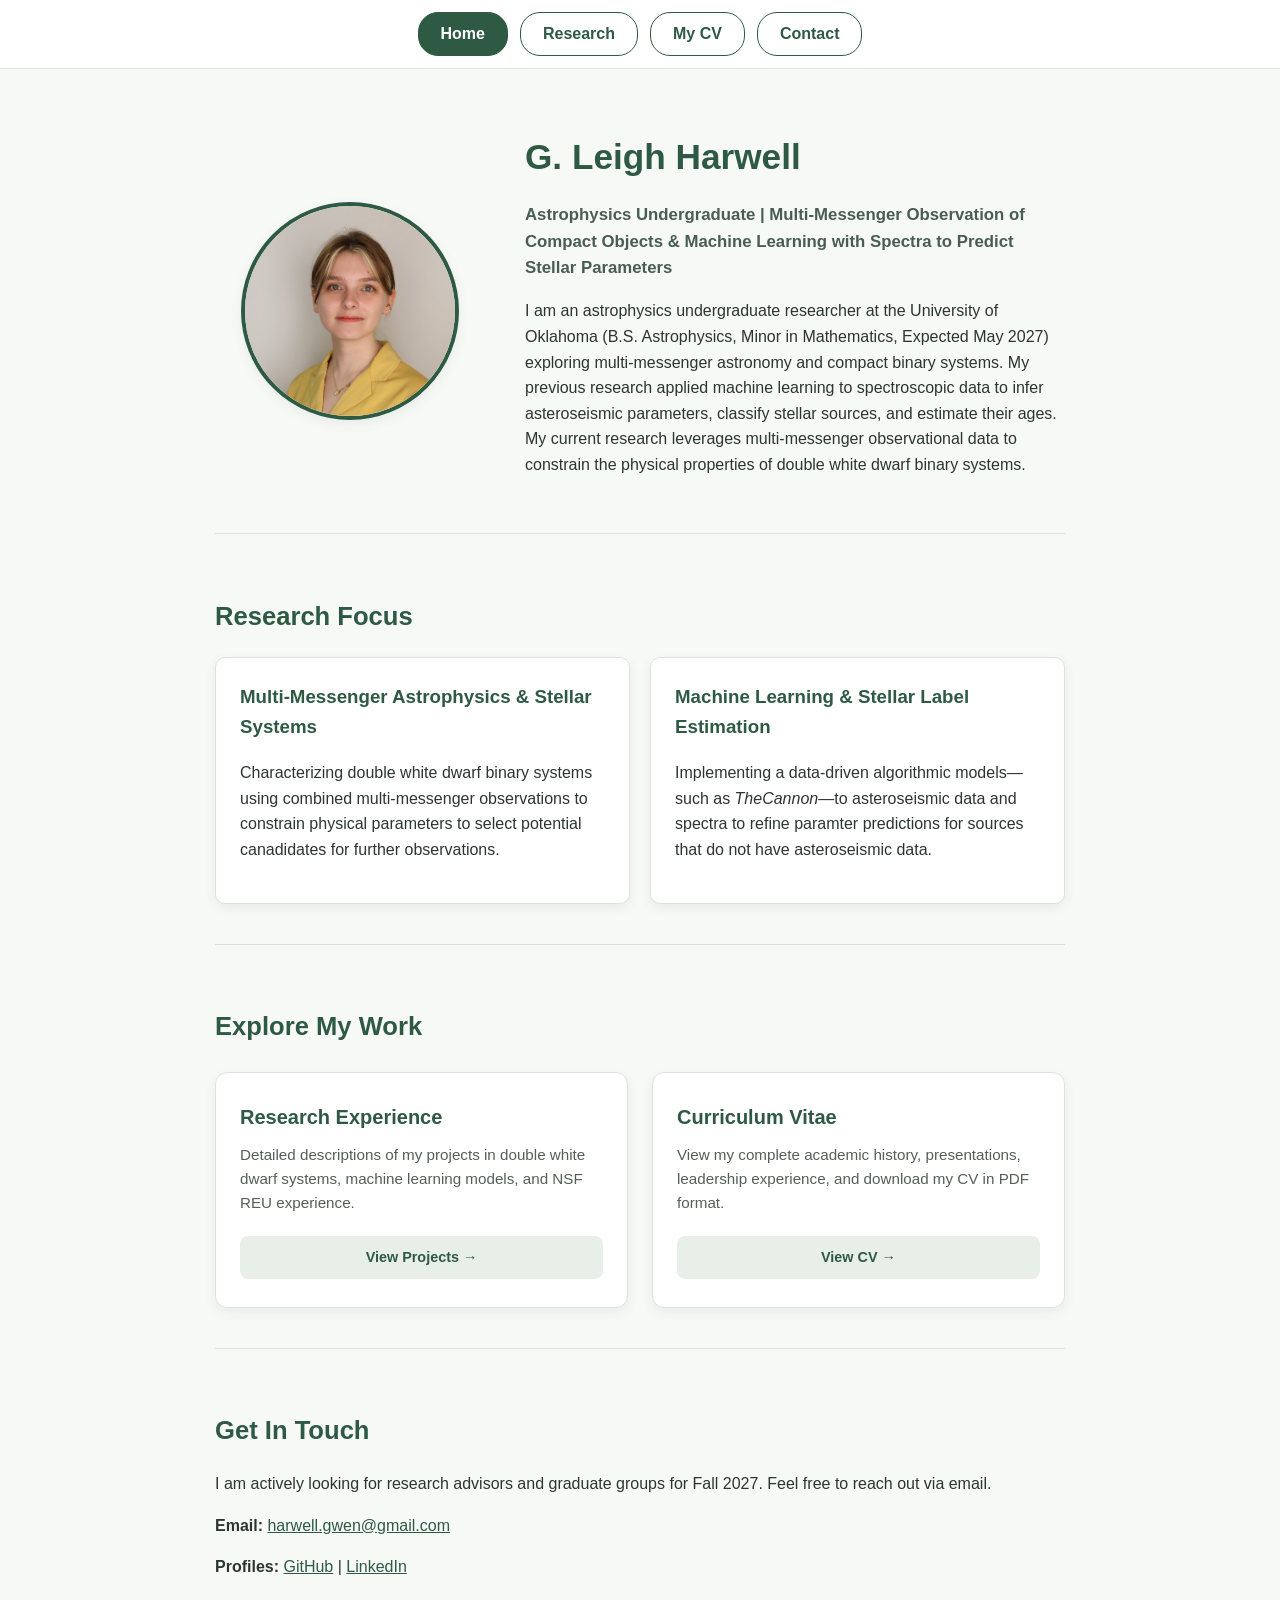
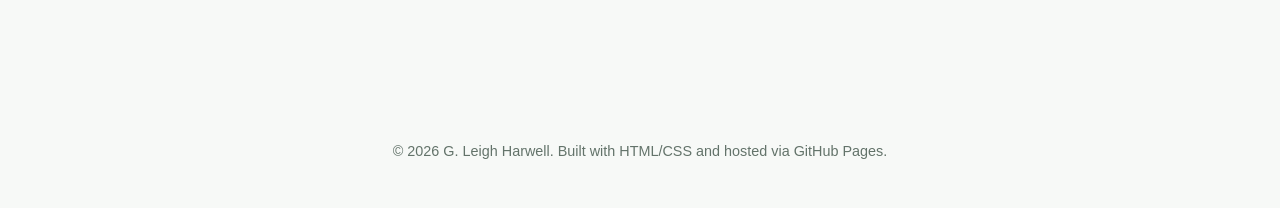
<file: index.html>
<!DOCTYPE html>
<html lang="en">
<head>
    <meta charset="UTF-8">
    <meta name="viewport" content="width=device-width, initial-scale=1.0">
    <title>G. Leigh Harwell | Academic Portfolio</title>
    <link rel="stylesheet" href="landing.css">
</head>
<body>

    <!-- Header Navigation -->
    <header class="main-header">
        <nav class="centered-nav">
            <ul>
                <li><a href="index.html" class="nav-btn active">Home</a></li>
                <li><a href="research.html" class="nav-btn">Research</a></li>
                <li><a href="cv.html" class="nav-btn">My CV</a></li>
                <li><a href="#contact" class="nav-btn">Contact</a></li>
            </ul>
        </nav>
    </header>

    <main class="landing-container">
        
        <!-- About Me Section -->
        <section id="about" class="hero-section">
            <div class="hero-content">
                <div class="profile-frame">
                    <img src="images/headshot.jpg" alt="G. Leigh Harwell Headshot" class="profile-photo">
                </div>
                <div class="profile-text">
                    <h1>G. Leigh Harwell</h1>
                    <p class="subtitle">Astrophysics Undergraduate | Multi-Messenger Observation of Compact Objects & Machine Learning with Spectra to Predict Stellar Parameters</p>
                    <p class="summary">I am an astrophysics undergraduate researcher at the University of Oklahoma (B.S. Astrophysics, Minor in Mathematics, Expected May 2027) exploring multi-messenger astronomy and compact binary systems. My previous research applied machine learning to spectroscopic data to infer asteroseismic parameters, classify stellar sources, and estimate their ages.  My current research leverages multi-messenger observational data to constrain the physical properties of double white dwarf binary systems.</p>
                </div>
            </div>
        </section>

        <!-- Brief Overview Cards -->
        <section class="content-section">
            <h2>Research Focus</h2>
            <div class="interests-grid">
                <div class="card">
                    <h3>Multi-Messenger Astrophysics & Stellar Systems</h3>
                    <p>Characterizing double white dwarf binary systems using combined multi-messenger observations to constrain physical parameters to select potential canadidates for further observations.</p>
                </div>
                <div class="card">
                    <h3>Machine Learning & Stellar Label Estimation</h3>
                    <p>Implementing a data-driven algorithmic models—such as <em>TheCannon</em>—to asteroseismic data and spectra to refine paramter predictions for sources that do not have asteroseismic data.</p>
                </div>
            </div>
        </section>

        <!-- Structured Navigation Hub Buttons -->
        <section class="content-section">
            <h2>Explore My Work</h2>
            <div class="navigation-hub">
                <a href="research.html" class="nav-card">
                    <div class="nav-card-content">
                        <h3>Research Experience</h3>
                        <p>Detailed descriptions of my projects in double white dwarf systems, machine learning models, and NSF REU experience.</p>
                    </div>
                    <span class="action-pill">View Projects &rarr;</span>
                </a>

                <a href="cv.html" class="nav-card">
                    <div class="nav-card-content">
                        <h3>Curriculum Vitae</h3>
                        <p>View my complete academic history, presentations, leadership experience, and download my CV in PDF format.</p>
                    </div>
                    <span class="action-pill">View CV &rarr;</span>
                </a>
            </div>
        </section>

        <!-- Contact Section -->
        <section id="contact" class="content-section" style="border-bottom: none;">
            <h2>Get In Touch</h2>
            <p>I am actively looking for research advisors and graduate groups for Fall 2027. Feel free to reach out via email.</p>
            <p><strong>Email:</strong> <a href="mailto:harwell.gwen@gmail.com" style="color: var(--primary-color);">harwell.gwen@gmail.com</a></p>
            <p><strong>Profiles:</strong> <a href="https://github.com" target="_blank" style="color: var(--primary-color);">GitHub</a> | <a href="https://www.linkedin.com/in/gwendolyn-harwell-224a52259/" target="_blank" style="color: var(--primary-color);">LinkedIn</a></p>
        </section>

    </main>

    <footer>
        <p>&copy; 2026 G. Leigh Harwell. Built with HTML/CSS and hosted via GitHub Pages.</p>
    </footer>

</body>
</html>
</file>
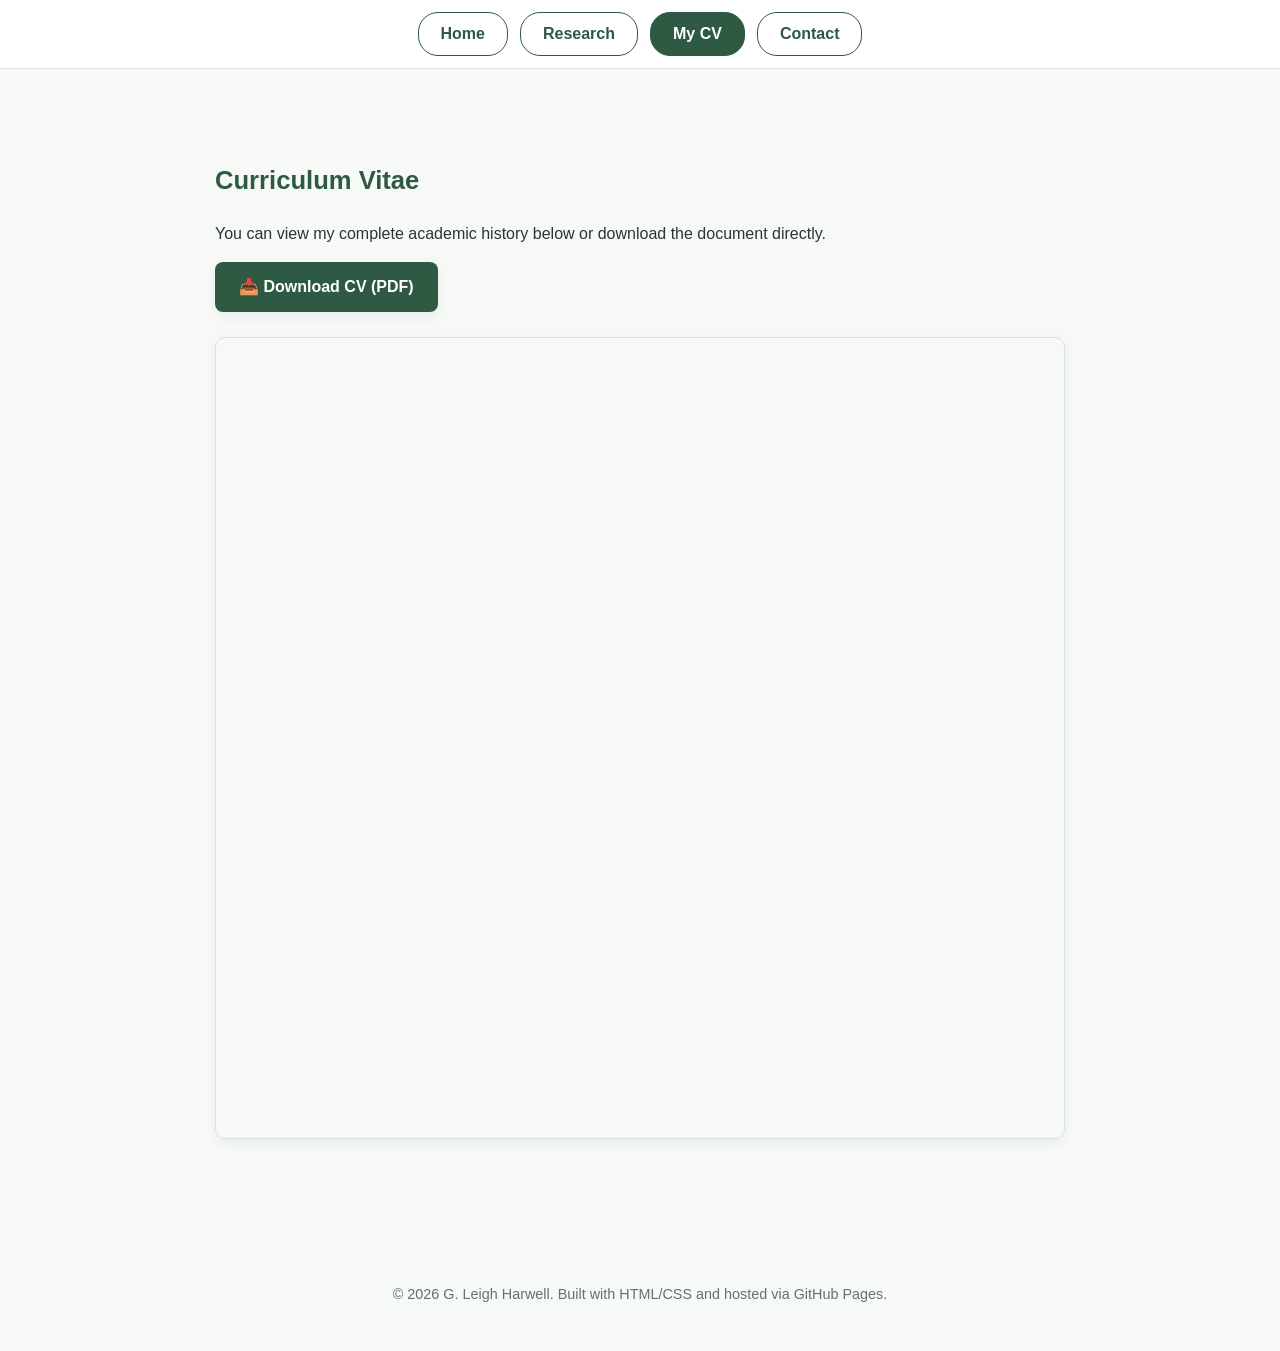
<file: cv.html>
<!DOCTYPE html>
<html lang="en">
<head>
    <meta charset="UTF-8">
    <meta name="viewport" content="width=device-width, initial-scale=1.0">
    <title>Curriculum Vitae | G. Leigh Harwell</title>
    <link rel="stylesheet" href="landing.css">
</head>
<body>

    <header class="main-header">
        <nav class="centered-nav">
            <ul>
                <li><a href="index.html" class="nav-btn">Home</a></li>
                <li><a href="research.html" class="nav-btn">Research</a></li>
                <li><a href="cv.html" class="nav-btn active">My CV</a></li>
                <li><a href="index.html#contact" class="nav-btn">Contact</a></li>
            </ul>
        </nav>
    </header>

    <main class="landing-container">
        <section class="content-section cv-section" style="border-bottom: none;">
            <h2>Curriculum Vitae</h2>
            <p>You can view my complete academic history below or download the document directly.</p>
            <div class="cv-actions">
                <!-- Updated href path -->
                <a href="pdf/G.Leigh_H_CV_Resume.pdf" class="download-btn" download>📥 Download CV (PDF)</a>
            </div>
            <div class="cv-iframe-container">
                <!-- Updated iframe src path and added object fallback -->
                <object data="pdf/G.Leigh_H_CV_Resume.pdf" type="application/pdf" width="100%" height="800px">
                    <iframe src="pdf/G.Leigh_H_CV_Resume.pdf#view=FitH" width="100%" height="800px" title="G. Leigh Harwell CV Preview"></iframe>
                </object>
            </div>
        </section>
    </main>

    <footer>
        <p>&copy; 2026 G. Leigh Harwell. Built with HTML/CSS and hosted via GitHub Pages.</p>
    </footer>

</body>
</html>
</file>
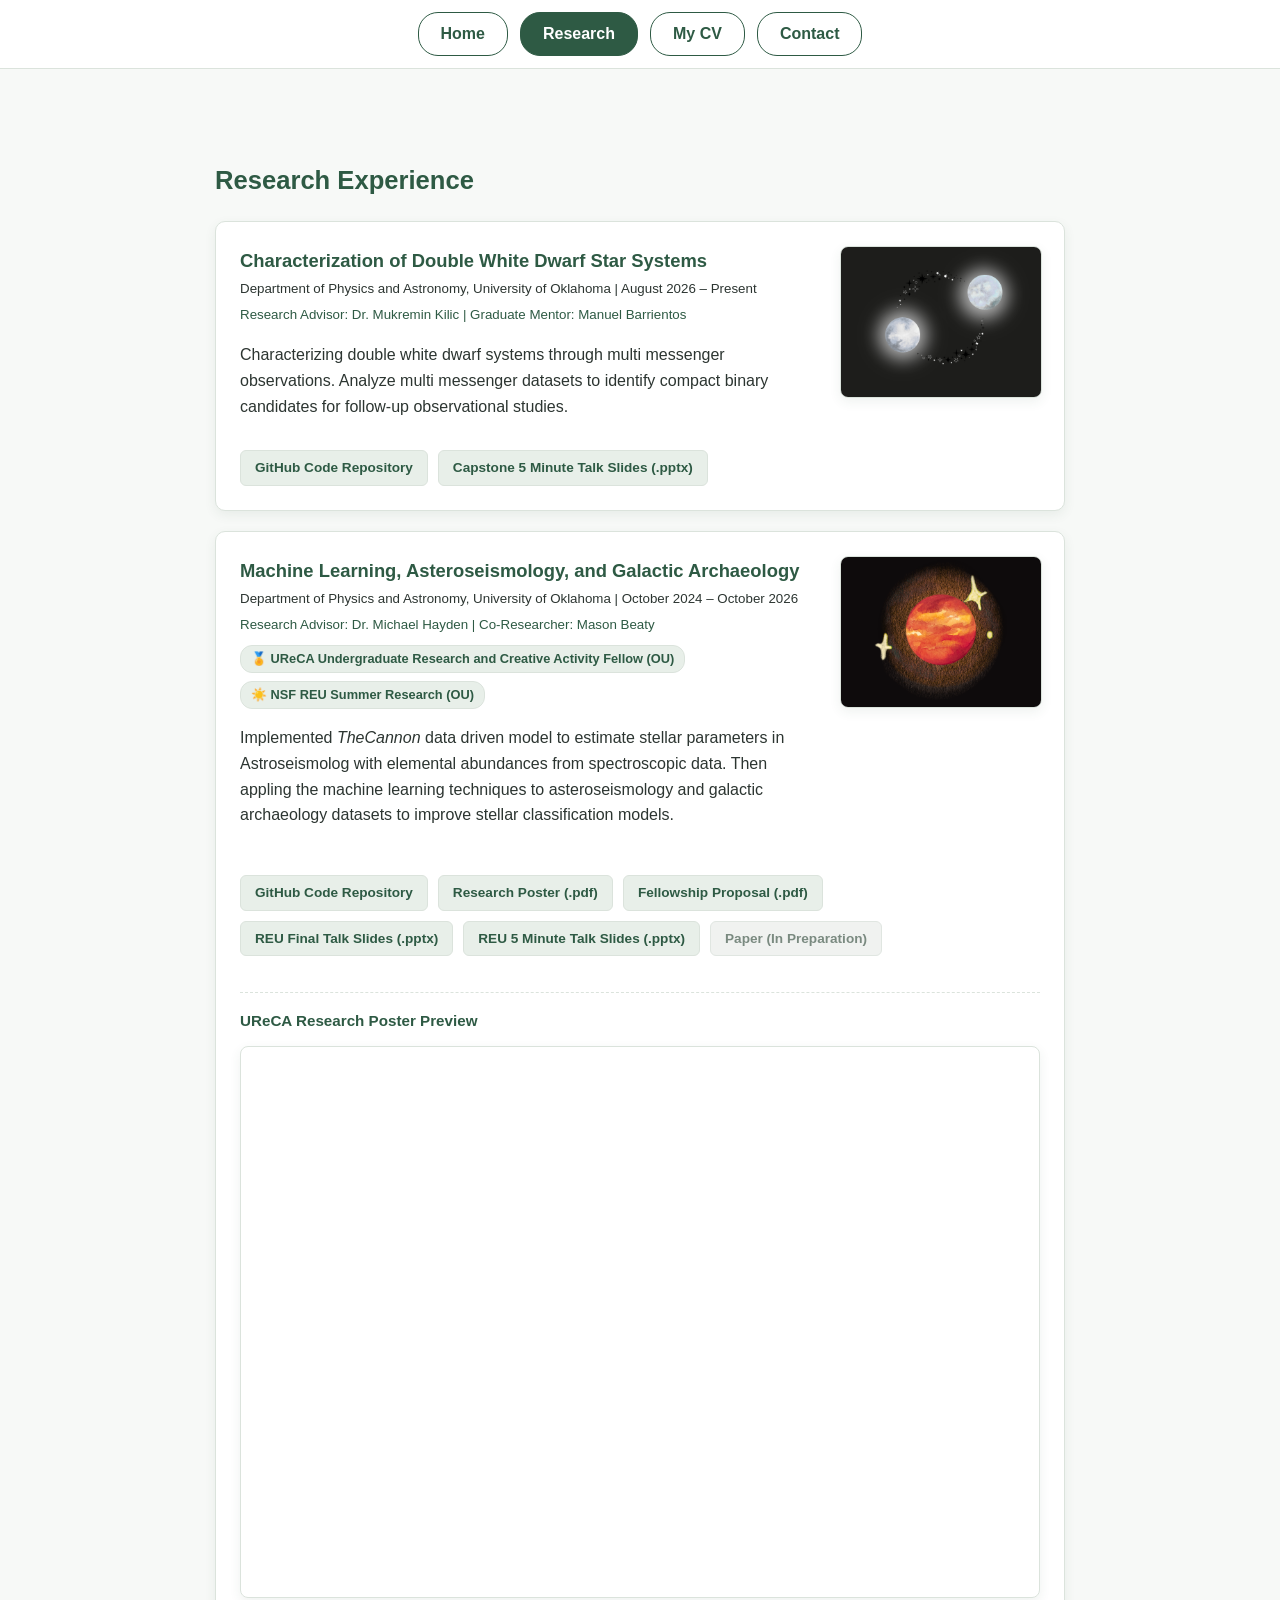
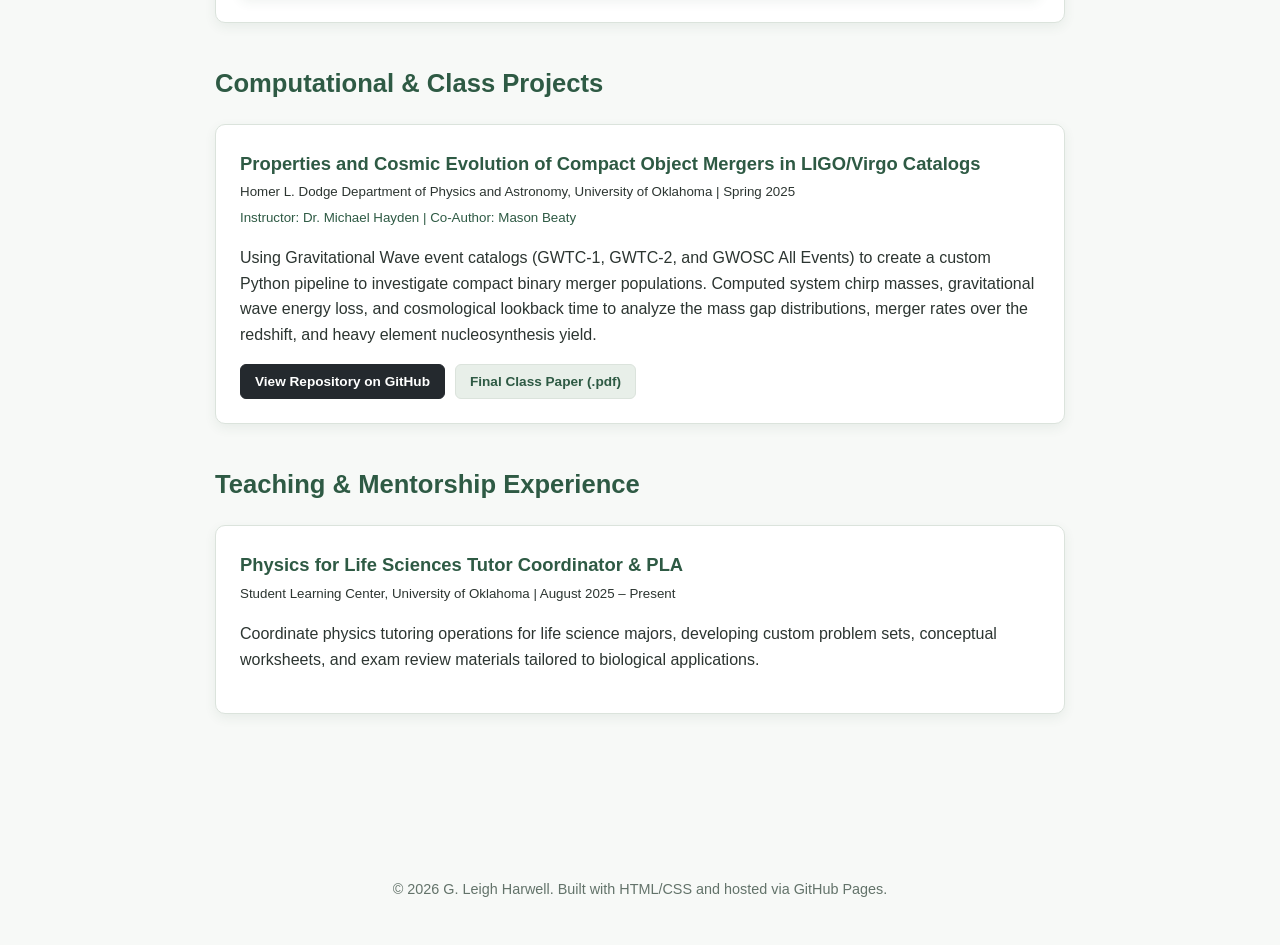
<file: research.html>
<!DOCTYPE html>
<html lang="en">
<head>
    <meta charset="UTF-8">
    <meta name="viewport" content="width=device-width, initial-scale=1.0">
    <title>Research | G. Leigh Harwell</title>
    <link rel="stylesheet" href="landing.css">
</head>
<body>

    <header class="main-header">
        <nav class="centered-nav">
            <ul>
                <li><a href="index.html" class="nav-btn">Home</a></li>
                <li><a href="research.html" class="nav-btn active">Research</a></li>
                <li><a href="cv.html" class="nav-btn">My CV</a></li>
                <li><a href="index.html#contact" class="nav-btn">Contact</a></li>
            </ul>
        </nav>
    </header>

    <main class="landing-container">
        <section class="content-section" style="border-bottom: none;">
            
            <h2>Research Experience</h2>
            <ul class="project-list">
                <li>
                    <!-- Top Row: Text on Left, Image on Right -->
                    <div class="project-main-content">
                        <div class="project-text">
                            <strong>Characterization of Double White Dwarf Star Systems</strong>
                            <br><small>Department of Physics and Astronomy, University of Oklahoma | August 2026 – Present</small>
                            <br><small style="color: var(--primary-color); font-weight: 500;">Research Advisor: Dr. Mukremin Kilic | Graduate Mentor: Manuel Barrientos</small>
                            <p>Characterizing double white dwarf systems through multi messenger observations. Analyze multi messenger datasets to identify compact binary candidates for follow-up observational studies.</p>
                        </div>
                        <div class="project-media">
                            <img src="images/s.png" alt="Double White Dwarf System Research Figure" class="research-figure">
                        </div>
                    </div>

                    <!-- Bottom Row: Download Links & Badges -->
                    <div class="project-links">
                        <!-- Direct GitHub Code Repository Link -->
                        <a href="https://github.com/leighharwell/Undergrad-Capstone-Research-Characterizing-Double-White-Dwarf-Systems" class="btn-sm" target="_blank" rel="noopener noreferrer"> GitHub Code Repository</a>
                        <a href="pdf/capstone_slides/Characterizing_DWD_Star_Systems_5minute_Capston.pptx" class="btn-sm" download> Capstone 5 Minute Talk Slides (.pptx)</a>
                    </div>

                </li>

                <li class="project-card-with-media">
                    <div class="project-main-content">
                        <div class="project-text">
                            <strong>Machine Learning, Asteroseismology, and Galactic Archaeology</strong>
                            <br><small>Department of Physics and Astronomy, University of Oklahoma | October 2024 – October 2026</small>
                            <br><small style="color: var(--primary-color); font-weight: 500;">Research Advisor: Dr. Michael Hayden | Co-Researcher: Mason Beaty</small>
                            
                            <!-- Fellowship Badges -->
                            <div class="fellowship-badges">
                                <span class="fellowship-tag">🏅 UReCA Undergraduate Research and Creative Activity Fellow (OU)</span>
                                <span class="fellowship-tag">☀️ NSF REU Summer Research (OU)</span>
                            </div>

                            <p>Implemented <em>TheCannon</em> data driven model to estimate stellar parameters in Astroseismolog with elemental abundances from spectroscopic data. Then appling the machine learning techniques to asteroseismology and galactic archaeology datasets to improve stellar classification models. </p>
                        </div>
                        <div class="project-media">
                            <img src="images/r.png" alt="Machine Learning & Asteroseismology Research Figure" class="research-figure">
                        </div>
                    </div>
                    <div class="project-links">
                        <!-- Direct GitHub Code Repository Link -->
                        <a href="https://github.com/leighharwell/Cannnon_proj/blob/main/cannon_proj/code/cont.norm./cannon_fin1.contnorm.ipynb" class="btn-sm" target="_blank" rel="noopener noreferrer"> GitHub Code Repository</a>
                        
                        <!-- UReCA Fellowship Documents -->
                        <a href="pdf/UReCA_Fellowship/UReCA_Poster.pdf" class="btn-sm" download> Research Poster (.pdf)</a>
                        <a href="pdf/UReCA_Fellowship/UReCA_proposal_paper.pdf" class="btn-sm" download> Fellowship Proposal (.pdf)</a>
        
                        <!-- REU Presentation Talks -->
                        <a href="pdf/REU_talks/Harwell_Beaty_15min_talk.pptx" class="btn-sm" download> REU Final Talk Slides (.pptx)</a>
                        <a href="pdf/REU_talks/Harwell_talk.pptx" class="btn-sm" download> REU 5 Minute Talk Slides (.pptx)</a>
                        
                        <span class="btn-sm muted"> Paper (In Preparation)</span>
                    </div>

                   <!-- Embedded Poster Preview Container -->
                    <div class="preview-container">
                        <h4 class="preview-title">UReCA Research Poster Preview</h4>
                        <div class="embed-wrapper">
                            <object data="pdf/UReCA_Fellowship/UReCA_Poster.pdf" type="application/pdf" width="100%" height="550px">
                                <iframe src="pdf/UReCA_Fellowship/UReCA_Poster.pdf#view=FitH" width="100%" height="550px" title="UReCA Machine Learning Research Poster"></iframe>
                            </object>
                        </div>
                    </div>

                 </li>
                
            </ul>


            <h2 style="margin-top: 40px;">Computational & Class Projects</h2>
            <ul class="project-list">
                <li>
                    <strong>Properties and Cosmic Evolution of Compact Object Mergers in LIGO/Virgo Catalogs</strong>
                    <br><small>Homer L. Dodge Department of Physics and Astronomy, University of Oklahoma | Spring 2025</small>
                    <br><small style="color: var(--primary-color); font-weight: 500;">Instructor: Dr. Michael Hayden | Co-Author: Mason Beaty</small>
        
                    <p>Using Gravitational Wave event catalogs (GWTC-1, GWTC-2, and GWOSC All Events) to create a custom Python pipeline to investigate compact binary merger populations. Computed system chirp masses, gravitational wave energy loss, and cosmological lookback time to analyze the mass gap distributions, merger rates over the redshift, and heavy element nucleosynthesis yield.</p>
                        
                    <div class="project-links">
                        <a href="https://github.com/leighharwell/G-Waves" class="btn-sm github-btn" target="_blank" rel="noopener noreferrer"> View Repository on GitHub</a>
                        <a href="pdf/Intro_to_Research_GWs_Project.docx" class="btn-sm" download> Final Class Paper (.pdf)</a>
                    </div>
                </li>
            </ul>
            
            <h2 style="margin-top: 40px;">Teaching & Mentorship Experience</h2>
            <ul class="project-list">
                <li>
                    <strong>Physics for Life Sciences Tutor Coordinator & PLA</strong>
                    <br><small>Student Learning Center, University of Oklahoma | August 2025 – Present</small>
                    <p>Coordinate physics tutoring operations for life science majors, developing custom problem sets, conceptual worksheets, and exam review materials tailored to biological applications.</p>
                </li>
            </ul>

        </section>
    </main>

    <footer>
        <p>&copy; 2026 G. Leigh Harwell. Built with HTML/CSS and hosted via GitHub Pages.</p>
    </footer>

</body>
</html>
</file>
<file: landing.css>
:root {
    --primary-color: #2e5a44;       /* Soft Forest / Sage Green */
    --primary-hover: #1e3d2e;       /* Darker Sage Green for hover states */
    --accent-color: #e8efe9;        /* Light Sage Tint for highlights */
    --text-color: #2c3531;          /* Soft Charcoal Dark Text */
    --bg-color: #f7f9f7;            /* Off-white Soft Green Tint Background */
    --card-bg: #ffffff;             /* Crisp White for Cards */
    --border-color: #dbe3dc;        /* Soft Muted Border */
    --shadow-soft: 0 4px 12px rgba(46, 90, 68, 0.08);
    --shadow-hover: 0 8px 20px rgba(46, 90, 68, 0.15);
}

html {
    scroll-behavior: smooth;
}

body {
    font-family: -apple-system, BlinkMacSystemFont, "Segoe UI", Roboto, Helvetica, Arial, sans-serif;
    color: var(--text-color);
    background-color: var(--bg-color);
    line-height: 1.6;
    margin: 0;
    padding: 0;
}

/* -------------------------------------------------------------------
   1. Header & Navigation Buttons
------------------------------------------------------------------- */
.main-header {
    background-color: rgba(255, 255, 255, 0.95);
    backdrop-filter: blur(8px);
    border-bottom: 1px solid var(--border-color);
    position: sticky;
    top: 0;
    z-index: 100;
    padding: 12px 0;
}

.centered-nav {
    display: flex;
    justify-content: center;
    align-items: center;
    max-width: 850px;
    margin: 0 auto;
    padding: 0 20px;
}

.centered-nav ul {
    list-style: none;
    display: flex;
    gap: 12px;
    margin: 0;
    padding: 0;
}

.nav-btn {
    display: inline-block;
    padding: 8px 22px;
    background-color: transparent;
    color: var(--primary-color) !important;
    text-decoration: none;
    font-weight: 600;
    border-radius: 20px; /* Pillow-shaped capsule buttons */
    border: 1.5px solid var(--primary-color);
    transition: all 0.25s ease;
}

.nav-btn:hover {
    background-color: var(--primary-color);
    color: #ffffff !important;
    transform: translateY(-2px);
    box-shadow: var(--shadow-soft);
}

.nav-btn.active {
    background-color: var(--primary-color);
    color: #ffffff !important;
}

/* -------------------------------------------------------------------
   2. Main Layout Containers & Sections
------------------------------------------------------------------- */
.landing-container {
    max-width: 850px;
    margin: 0 auto;
    padding: 30px 20px 60px 20px;
}

.content-section, section {
    padding: 40px 0;
    border-bottom: 1px solid var(--border-color);
}

.content-section h2 {
    color: var(--primary-color);
    font-size: 1.6rem;
    margin-bottom: 20px;
    position: relative;
}

/* -------------------------------------------------------------------
   3. Hero / About Section
------------------------------------------------------------------- */
.hero-section {
    padding: 30px 0 40px 0;
}

.hero-content {
    display: flex;
    gap: 40px;
    align-items: center;
}

.profile-text { 
    flex: 2; 
}

.profile-text h1 {
    margin-top: 0;
    margin-bottom: 8px;
    color: var(--primary-color);
    font-size: 2.2rem;
}

.profile-text .subtitle {
    font-weight: 600;
    color: #4a5d52;
    margin-bottom: 16px;
    font-size: 1.05rem;
}

.profile-frame { 
    flex: 1; 
    display: flex;
    justify-content: center;
}

.profile-photo {
    width: 100%;
    max-width: 210px;
    height: 210px;
    object-fit: cover;
    border-radius: 50%;
    border: 4px solid var(--primary-color);
    box-shadow: var(--shadow-soft);
}

/* -------------------------------------------------------------------
   4. Redirection Cards & Hub (Main Page Buttons)
------------------------------------------------------------------- */
.navigation-hub {
    display: grid;
    grid-template-columns: 1fr 1fr;
    gap: 24px;
    margin-top: 25px;
}

.nav-card {
    background: var(--card-bg);
    border: 1px solid var(--border-color);
    border-radius: 12px;
    padding: 28px 24px;
    text-decoration: none;
    color: var(--text-color);
    transition: all 0.3s ease;
    box-shadow: var(--shadow-soft);
    display: flex;
    flex-direction: column;
    justify-content: space-between;
}

.nav-card:hover {
    transform: translateY(-4px);
    box-shadow: var(--shadow-hover);
    border-color: var(--primary-color);
}

.nav-card-content h3 {
    margin-top: 0;
    margin-bottom: 10px;
    color: var(--primary-color);
    font-size: 1.25rem;
}

.nav-card-content p {
    margin: 0 0 20px 0;
    font-size: 0.95rem;
    color: #526058;
}

.action-pill {
    display: inline-flex;
    align-items: center;
    justify-content: center;
    background-color: var(--accent-color);
    color: var(--primary-color);
    font-weight: 600;
    padding: 10px 18px;
    border-radius: 8px;
    font-size: 0.9rem;
    transition: all 0.25s ease;
}

.nav-card:hover .action-pill {
    background-color: var(--primary-color);
    color: #ffffff;
}

/* -------------------------------------------------------------------
   5. Research Interests & Project Lists
------------------------------------------------------------------- */
.interests-grid {
    display: grid;
    grid-template-columns: 1fr 1fr;
    gap: 20px;
    margin-top: 20px;
}

.card {
    background: var(--card-bg);
    padding: 24px;
    border-radius: 10px;
    border: 1px solid var(--border-color);
    box-shadow: var(--shadow-soft);
}

.card h3 {
    margin-top: 0;
    color: var(--primary-color);
}

.project-list {
    list-style: none;
    padding-left: 0;
}

.project-list li {
    background: var(--card-bg);
    border: 1px solid var(--border-color);
    border-radius: 10px;
    padding: 24px;
    margin-bottom: 20px;
    box-shadow: var(--shadow-soft);
}

.project-list strong {
    font-size: 1.15rem;
    color: var(--primary-color);
}

/* -------------------------------------------------------------------
   6. Buttons & CV Frame
------------------------------------------------------------------- */
.download-btn {
    display: inline-block;
    background: var(--primary-color);
    color: #ffffff;
    padding: 12px 24px;
    text-decoration: none;
    border-radius: 8px;
    font-weight: 600;
    box-shadow: var(--shadow-soft);
    transition: all 0.25s ease;
}

.download-btn:hover {
    background-color: var(--primary-hover);
    transform: translateY(-2px);
    box-shadow: var(--shadow-hover);
}

.cv-iframe-container {
    margin-top: 25px;
    border: 1px solid var(--border-color);
    border-radius: 10px;
    overflow: hidden;
    box-shadow: var(--shadow-soft);
}

.cv-iframe-container iframe {
    border: none;
    display: block;
}

/* -------------------------------------------------------------------
   7. Footer & Responsive Adjustments
------------------------------------------------------------------- */
footer {
    text-align: center;
    padding: 30px 20px;
    font-size: 0.9rem;
    color: #63736a;
}

@media (max-width: 650px) {
    .centered-nav ul {
        flex-wrap: wrap;
        justify-content: center;
        gap: 8px;
    }

    .hero-content { 
        flex-direction: column-reverse; 
        text-align: center; 
    }

    .navigation-hub, .interests-grid { 
        grid-template-columns: 1fr; 
    }
}

/* -------------------------------------------------------------------
   8. Small Action Buttons & Publication Badges
------------------------------------------------------------------- */
.project-links {
    display: flex;
    flex-wrap: wrap;
    gap: 10px;
    margin-top: 15px;
}

.btn-sm {
    display: inline-flex;
    align-items: center;
    background-color: var(--accent-color);
    color: var(--primary-color);
    padding: 6px 14px;
    text-decoration: none;
    border-radius: 6px;
    font-size: 0.85rem;
    font-weight: 600;
    border: 1px solid var(--border-color);
    transition: all 0.2s ease;
}

.btn-sm:hover {
    background-color: var(--primary-color);
    color: #ffffff;
    border-color: var(--primary-color);
    transform: translateY(-1px);
}

.btn-sm.muted {
    background-color: #f0f2f0;
    color: #7a8a80;
    border-color: #e0e6e1;
    cursor: default;
}

.btn-sm.muted:hover {
    transform: none;
    background-color: #f0f2f0;
    color: #7a8a80;
}

/* -------------------------------------------------------------------
   9. Fixed Side-by-Side Content Layout
------------------------------------------------------------------- */
.project-card-with-media {
    display: flex;
    flex-direction: column;
    gap: 16px;
    overflow: hidden; /* Prevents image from spilling outside the card */
}

.project-main-content {
    display: flex;
    align-items: flex-start;
    justify-content: space-between;
    gap: 20px;
    width: 100%;
}

.project-text {
    flex: 1;
    min-width: 0; /* Critical for flex items with text */
}

.project-media {
    flex-shrink: 0; /* Prevents image wrapper from expanding */
    width: 200px;   /* Fixed container width for the image */
}

.research-figure {
    width: 100%;
    height: auto;
    display: block;
    border-radius: 8px;
    border: 1px solid var(--border-color);
    box-shadow: var(--shadow-soft);
}

/* Mobile View */
@media (max-width: 650px) {
    .project-main-content {
        flex-direction: column-reverse;
    }

    .project-media {
        width: 100%;
        max-width: 180px;
    }
}

/* -------------------------------------------------------------------
   10. Fellowship Badges & Tags
------------------------------------------------------------------- */
.fellowship-badges {
    display: flex;
    flex-wrap: wrap;
    gap: 8px;
    margin: 8px 0 12px 0;
}

.fellowship-tag {
    background-color: var(--accent-color);
    color: var(--primary-color);
    font-size: 0.8rem;
    font-weight: 600;
    padding: 3px 10px;
    border-radius: 12px;
    border: 1px solid var(--border-color);
}

/* -------------------------------------------------------------------
   11. Embedded Document Previews (Slides & Poster)
------------------------------------------------------------------- */
.preview-container {
    margin-top: 20px;
    width: 100%;
    border-top: 1px dashed var(--border-color);
    padding-top: 16px;
}

.preview-title {
    margin: 0 0 12px 0;
    font-size: 0.95rem;
    color: var(--primary-color);
    font-weight: 600;
}

.embed-wrapper {
    border: 1px solid var(--border-color);
    border-radius: 8px;
    overflow: hidden;
    box-shadow: var(--shadow-soft);
    background-color: #ffffff;
}

.embed-wrapper object,
.embed-wrapper iframe {
    border: none;
    display: block;
}

.btn-sm.github-btn {
    background-color: #24292e;
    color: #ffffff;
    border-color: #24292e;
}

.btn-sm.github-btn:hover {
    background-color: #333333;
    color: #ffffff;
    border-color: #333333;
}

/* -------------------------------------------------------------------
   12. GitHub Repository Button Variant
------------------------------------------------------------------- */
.btn-sm.github-btn {
    background-color: #24292e;
    color: #ffffff;
    border-color: #24292e;
}

.btn-sm.github-btn:hover {
    background-color: #333333;
    color: #ffffff;
    border-color: #333333;
}
</file>
